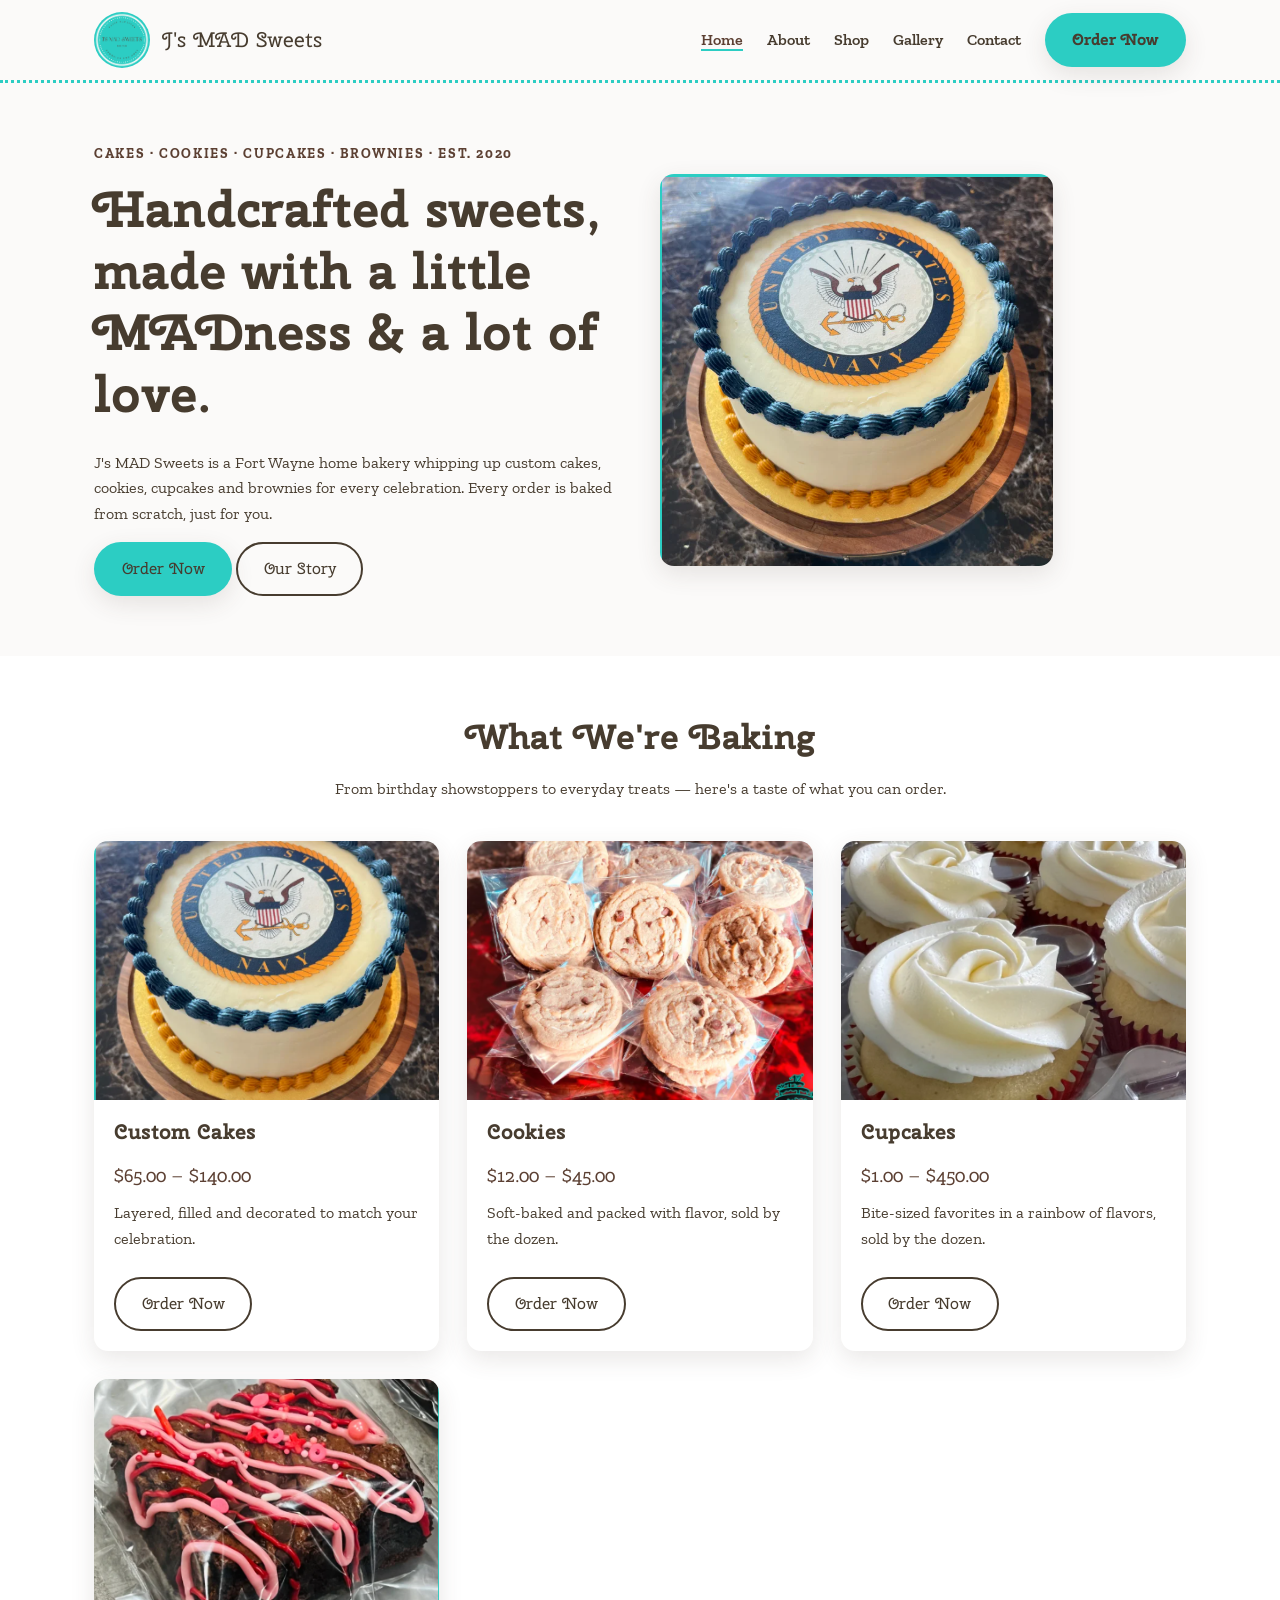
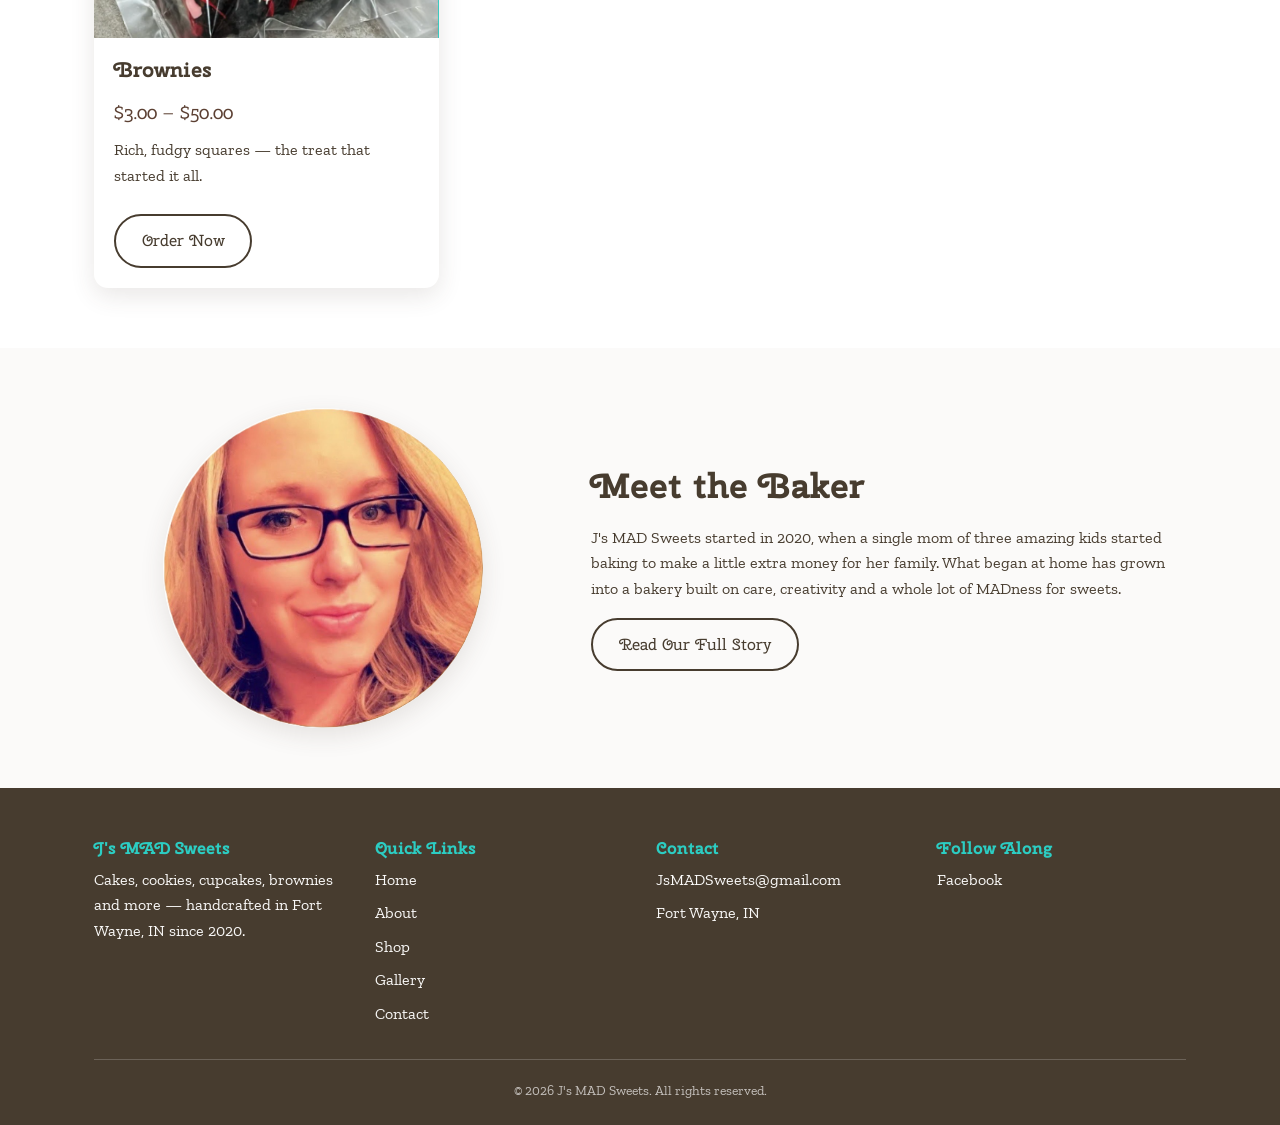
<file: index.html>
<!DOCTYPE html>
<html lang="en">
<head>
<meta charset="UTF-8">
<meta name="viewport" content="width=device-width, initial-scale=1.0">
<title>J's MAD Sweets | Cakes, Cookies, Cupcakes &amp; Brownies in Fort Wayne</title>
<meta name="description" content="J's MAD Sweets is a Fort Wayne home bakery serving handcrafted cakes, cookies, cupcakes and brownies since 2020.">
<link rel="icon" href="images/logo.png">
<link rel="preconnect" href="https://fonts.googleapis.com">
<link rel="preconnect" href="https://fonts.gstatic.com" crossorigin>
<link href="https://fonts.googleapis.com/css2?family=Cherry+Swash:wght@400;700&family=Zilla+Slab:wght@400;500;600;700&display=swap" rel="stylesheet">
<link rel="stylesheet" href="css/style.css">
</head>
<body>

<header class="site-header">
  <nav class="nav-bar">
    <a href="index.html" class="brand">
      <img src="images/logo.png" alt="J's MAD Sweets logo">
      <span>J's MAD Sweets</span>
    </a>
    <button class="nav-toggle" aria-label="Toggle navigation" aria-expanded="false">
      <span></span><span></span><span></span>
    </button>
    <ul class="nav-links">
      <li><a href="index.html" class="active">Home</a></li>
      <li><a href="about.html">About</a></li>
      <li><a href="shop.html">Shop</a></li>
      <li><a href="gallery.html">Gallery</a></li>
      <li><a href="contact.html">Contact</a></li>
      <li><a href="shop.html" class="btn btn-primary">Order Now</a></li>
    </ul>
  </nav>
</header>

<main>
  <section class="hero">
    <div class="container">
      <div class="hero-copy">
        <p class="eyebrow">Cakes &middot; Cookies &middot; Cupcakes &middot; Brownies &middot; Est. 2020</p>
        <h1>Handcrafted sweets, made with a little MADness &amp; a lot of love.</h1>
        <p>J's MAD Sweets is a Fort Wayne home bakery whipping up custom cakes, cookies, cupcakes and brownies for every celebration. Every order is baked from scratch, just for you.</p>
        <a href="shop.html" class="btn btn-primary">Order Now</a>
        <a href="about.html" class="btn btn-outline">Our Story</a>
      </div>
      <div class="hero-image">
        <img src="images/jsmadz_cake.png" alt="Custom cake by J's MAD Sweets">
      </div>
    </div>
  </section>

  <section class="section-alt">
    <div class="container">
      <div class="section-heading">
        <h2>What We're Baking</h2>
        <p>From birthday showstoppers to everyday treats — here's a taste of what you can order.</p>
      </div>
      <div class="card-grid">
        <div class="card">
          <img src="images/jsmadz_cake.png" alt="Custom cake by J's MAD Sweets">
          <div class="card-body">
            <h3>Custom Cakes</h3>
            <p class="price">$65.00 &ndash; $140.00</p>
            <p>Layered, filled and decorated to match your celebration.</p>
            <a href="shop.html" class="btn btn-outline">Order Now</a>
          </div>
        </div>
        <div class="card">
          <img src="images/jsmadz_cookies.png" alt="Cookies by J's MAD Sweets">
          <div class="card-body">
            <h3>Cookies</h3>
            <p class="price">$12.00 &ndash; $45.00</p>
            <p>Soft-baked and packed with flavor, sold by the dozen.</p>
            <a href="shop.html" class="btn btn-outline">Order Now</a>
          </div>
        </div>
        <div class="card">
          <img src="images/jsmadz_cupcakes.png" alt="Cupcakes by J's MAD Sweets">
          <div class="card-body">
            <h3>Cupcakes</h3>
            <p class="price">$1.00 &ndash; $450.00</p>
            <p>Bite-sized favorites in a rainbow of flavors, sold by the dozen.</p>
            <a href="shop.html" class="btn btn-outline">Order Now</a>
          </div>
        </div>
        <div class="card">
          <img src="images/jsmadz_brownie.png" alt="Brownies by J's MAD Sweets">
          <div class="card-body">
            <h3>Brownies</h3>
            <p class="price">$3.00 &ndash; $50.00</p>
            <p>Rich, fudgy squares — the treat that started it all.</p>
            <a href="shop.html" class="btn btn-outline">Order Now</a>
          </div>
        </div>
      </div>
    </div>
  </section>

  <section>
    <div class="container about-grid">
      <img src="images/jessica_image.jpg" alt="Image of Jessica Woods">
      <div>
        <h2>Meet the Baker</h2>
        <p>J's MAD Sweets started in 2020, when a single mom of three amazing kids started baking to make a little extra money for her family. What began at home has grown into a bakery built on care, creativity and a whole lot of MADness for sweets.</p>
        <a href="about.html" class="btn btn-outline">Read Our Full Story</a>
      </div>
    </div>
  </section>
</main>

<footer class="site-footer">
  <div class="container">
    <div class="footer-grid">
      <div>
        <h3>J's MAD Sweets</h3>
        <p>Cakes, cookies, cupcakes, brownies and more &mdash; handcrafted in Fort Wayne, IN since 2020.</p>
      </div>
      <div>
        <h3>Quick Links</h3>
        <ul class="footer-links">
          <li><a href="index.html">Home</a></li>
          <li><a href="about.html">About</a></li>
          <li><a href="shop.html">Shop</a></li>
          <li><a href="gallery.html">Gallery</a></li>
          <li><a href="contact.html">Contact</a></li>
        </ul>
      </div>
      <div>
        <h3>Contact</h3>
        <ul class="footer-links">
          <li><a href="mailto:JsMADSweets@gmail.com">JsMADSweets@gmail.com</a></li>
          <li>Fort Wayne, IN</li>
        </ul>
      </div>
      <div>
        <h3>Follow Along</h3>
        <ul class="social-links">
          <li><a href="https://www.facebook.com/JsMADSweets" target="_blank" rel="noopener" aria-label="Facebook">Facebook</a></li>
        </ul>
      </div>
    </div>
    <div class="footer-bottom">
      &copy; <span id="year"></span> J's MAD Sweets. All rights reserved.
    </div>
  </div>
</footer>

<script src="js/main.js"></script>
<script>document.getElementById('year').textContent = new Date().getFullYear();</script>
</body>
</html>
</file>
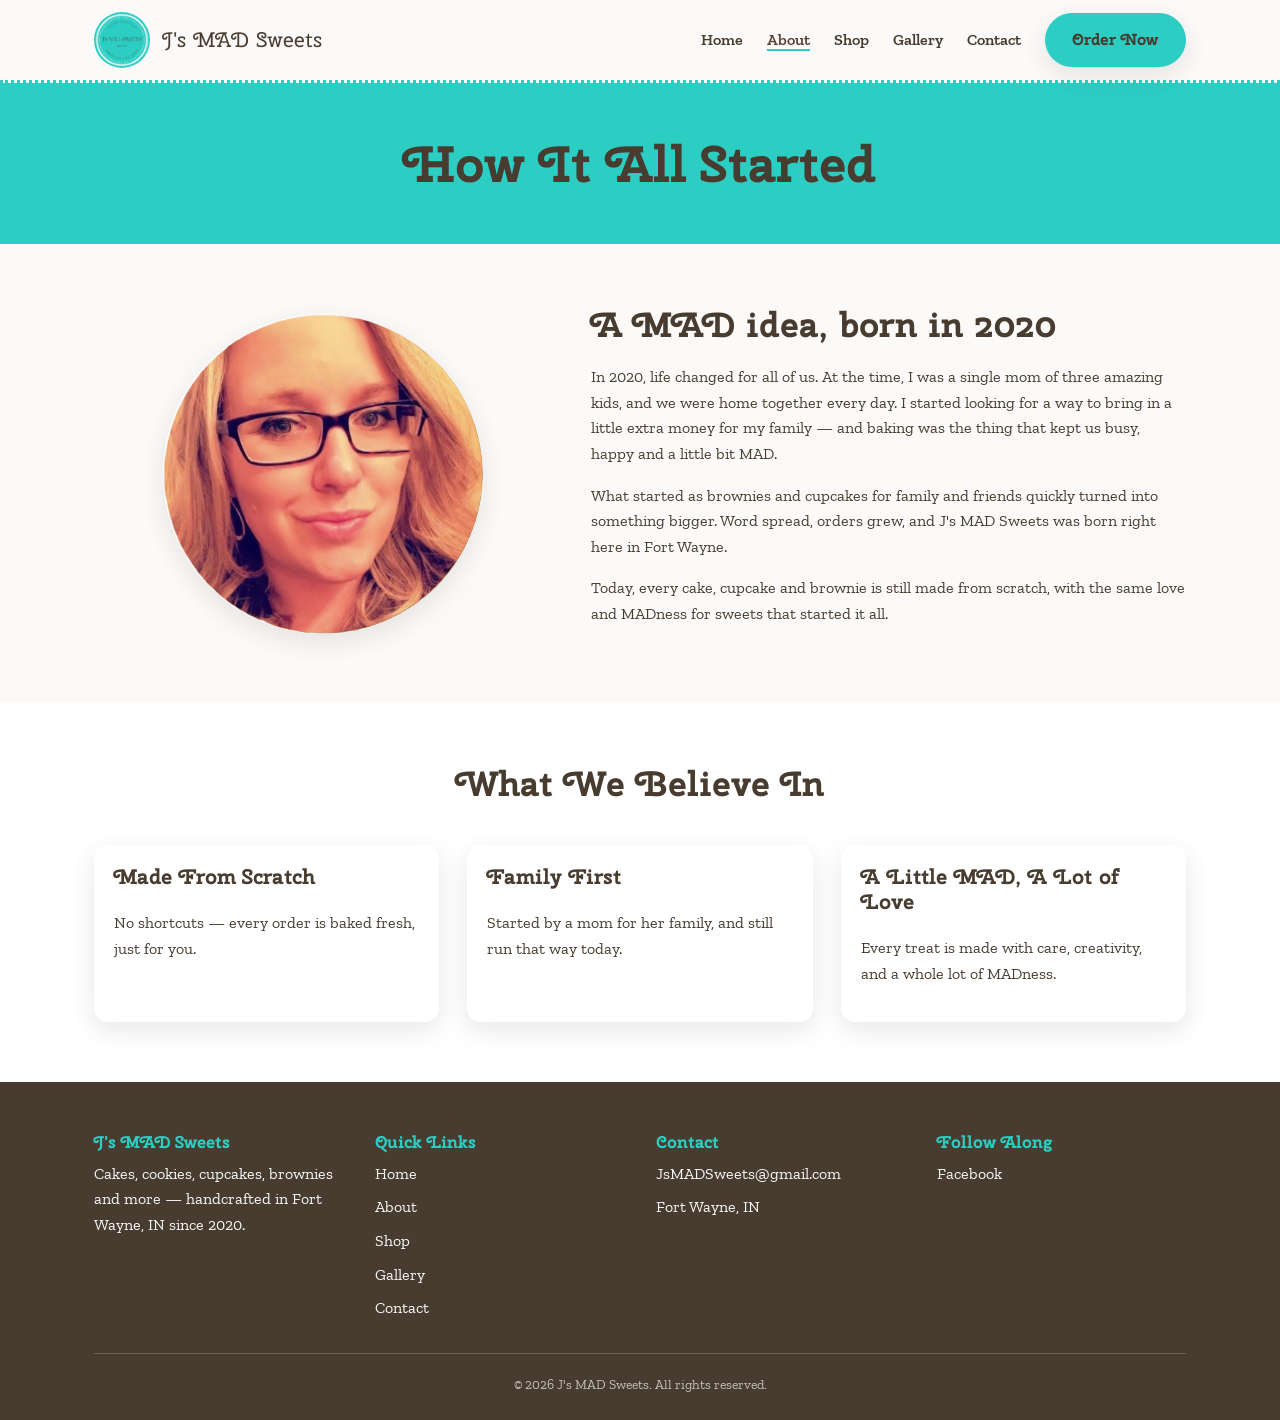
<file: about.html>
<!DOCTYPE html>
<html lang="en">
<head>
<meta charset="UTF-8">
<meta name="viewport" content="width=device-width, initial-scale=1.0">
<title>Our Story | J's MAD Sweets</title>
<meta name="description" content="How J's MAD Sweets started in 2020 as a way for a Fort Wayne mom of three to bake her way to a little extra income.">
<link rel="icon" href="images/logo.png">
<link rel="preconnect" href="https://fonts.googleapis.com">
<link rel="preconnect" href="https://fonts.gstatic.com" crossorigin>
<link href="https://fonts.googleapis.com/css2?family=Cherry+Swash:wght@400;700&family=Zilla+Slab:wght@400;500;600;700&display=swap" rel="stylesheet">
<link rel="stylesheet" href="css/style.css">
</head>
<body>

<header class="site-header">
  <nav class="nav-bar">
    <a href="index.html" class="brand">
      <img src="images/logo.png" alt="J's MAD Sweets logo">
      <span>J's MAD Sweets</span>
    </a>
    <button class="nav-toggle" aria-label="Toggle navigation" aria-expanded="false">
      <span></span><span></span><span></span>
    </button>
    <ul class="nav-links">
      <li><a href="index.html">Home</a></li>
      <li><a href="about.html" class="active">About</a></li>
      <li><a href="shop.html">Shop</a></li>
      <li><a href="gallery.html">Gallery</a></li>
      <li><a href="contact.html">Contact</a></li>
      <li><a href="shop.html" class="btn btn-primary">Order Now</a></li>
    </ul>
  </nav>
</header>

<main>
  <section class="page-banner">
    <div class="container">
      <h1>How It All Started</h1>
    </div>
  </section>

  <section>
    <div class="container about-grid">
      <img src="images/jessica_image.jpg" alt="Image of Jessica Woods">
      <div>
        <h2>A MAD idea, born in 2020</h2>
        <p>In 2020, life changed for all of us. At the time, I was a single mom of three amazing kids, and we were home together every day. I started looking for a way to bring in a little extra money for my family &mdash; and baking was the thing that kept us busy, happy and a little bit MAD.</p>
        <p>What started as brownies and cupcakes for family and friends quickly turned into something bigger. Word spread, orders grew, and J's MAD Sweets was born right here in Fort Wayne.</p>
        <p>Today, every cake, cupcake and brownie is still made from scratch, with the same love and MADness for sweets that started it all.</p>
      </div>
    </div>
  </section>

  <section class="section-alt">
    <div class="container">
      <div class="section-heading">
        <h2>What We Believe In</h2>
      </div>
      <div class="card-grid">
        <div class="card">
          <div class="card-body">
            <h3>Made From Scratch</h3>
            <p>No shortcuts &mdash; every order is baked fresh, just for you.</p>
          </div>
        </div>
        <div class="card">
          <div class="card-body">
            <h3>Family First</h3>
            <p>Started by a mom for her family, and still run that way today.</p>
          </div>
        </div>
        <div class="card">
          <div class="card-body">
            <h3>A Little MAD, A Lot of Love</h3>
            <p>Every treat is made with care, creativity, and a whole lot of MADness.</p>
          </div>
        </div>
      </div>
    </div>
  </section>
</main>

<footer class="site-footer">
  <div class="container">
    <div class="footer-grid">
      <div>
        <h3>J's MAD Sweets</h3>
        <p>Cakes, cookies, cupcakes, brownies and more &mdash; handcrafted in Fort Wayne, IN since 2020.</p>
      </div>
      <div>
        <h3>Quick Links</h3>
        <ul class="footer-links">
          <li><a href="index.html">Home</a></li>
          <li><a href="about.html">About</a></li>
          <li><a href="shop.html">Shop</a></li>
          <li><a href="gallery.html">Gallery</a></li>
          <li><a href="contact.html">Contact</a></li>
        </ul>
      </div>
      <div>
        <h3>Contact</h3>
        <ul class="footer-links">
          <li><a href="mailto:JsMADSweets@gmail.com">JsMADSweets@gmail.com</a></li>
          <li>Fort Wayne, IN</li>
        </ul>
      </div>
      <div>
        <h3>Follow Along</h3>
        <ul class="social-links">
          <li><a href="https://www.facebook.com/JsMADSweets" target="_blank" rel="noopener" aria-label="Facebook">Facebook</a></li>
        </ul>
      </div>
    </div>
    <div class="footer-bottom">
      &copy; <span id="year"></span> J's MAD Sweets. All rights reserved.
    </div>
  </div>
</footer>

<script src="js/main.js"></script>
<script>document.getElementById('year').textContent = new Date().getFullYear();</script>
</body>
</html>
</file>
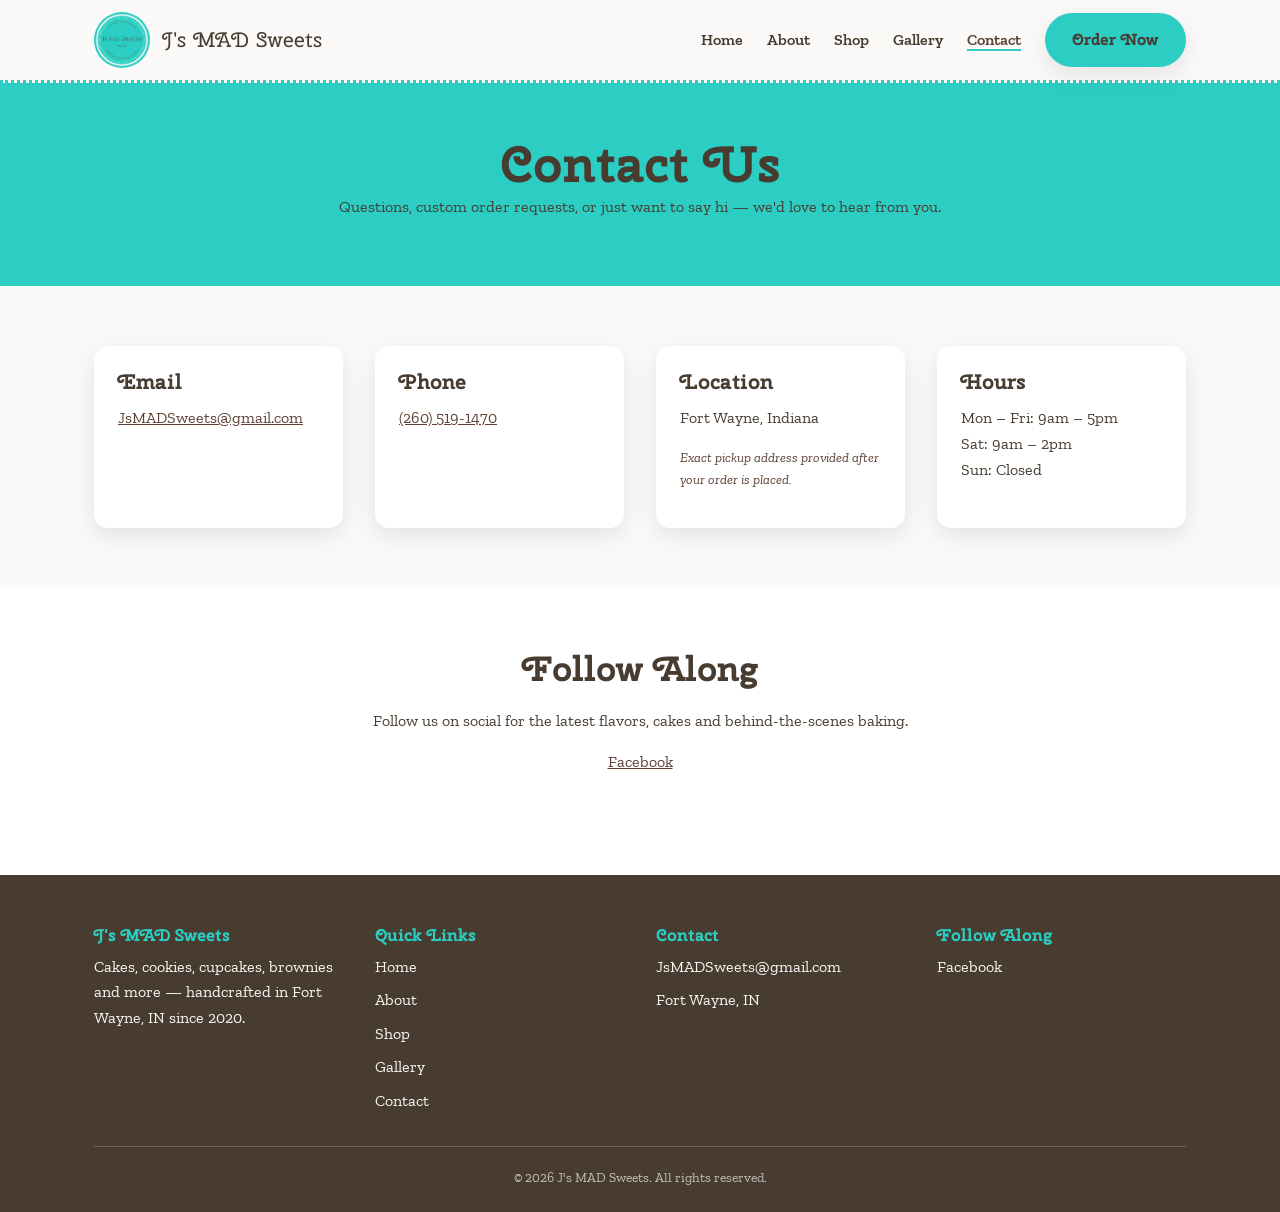
<file: contact.html>
<!DOCTYPE html>
<html lang="en">
<head>
<meta charset="UTF-8">
<meta name="viewport" content="width=device-width, initial-scale=1.0">
<title>Contact | J's MAD Sweets</title>
<meta name="description" content="Get in touch with J's MAD Sweets in Fort Wayne for custom cake orders and questions.">
<link rel="icon" href="images/logo.png">
<link rel="preconnect" href="https://fonts.googleapis.com">
<link rel="preconnect" href="https://fonts.gstatic.com" crossorigin>
<link href="https://fonts.googleapis.com/css2?family=Cherry+Swash:wght@400;700&family=Zilla+Slab:wght@400;500;600;700&display=swap" rel="stylesheet">
<link rel="stylesheet" href="css/style.css">
</head>
<body>

<header class="site-header">
  <nav class="nav-bar">
    <a href="index.html" class="brand">
      <img src="images/logo.png" alt="J's MAD Sweets logo">
      <span>J's MAD Sweets</span>
    </a>
    <button class="nav-toggle" aria-label="Toggle navigation" aria-expanded="false">
      <span></span><span></span><span></span>
    </button>
    <ul class="nav-links">
      <li><a href="index.html">Home</a></li>
      <li><a href="about.html">About</a></li>
      <li><a href="shop.html">Shop</a></li>
      <li><a href="gallery.html">Gallery</a></li>
      <li><a href="contact.html" class="active">Contact</a></li>
      <li><a href="shop.html" class="btn btn-primary">Order Now</a></li>
    </ul>
  </nav>
</header>

<main>
  <section class="page-banner">
    <div class="container">
      <h1>Contact Us</h1>
      <p>Questions, custom order requests, or just want to say hi &mdash; we'd love to hear from you.</p>
    </div>
  </section>

  <section>
    <div class="container">
      <div class="info-grid">
        <div class="info-card">
          <h3>Email</h3>
          <p><a href="mailto:JsMADSweets@gmail.com">JsMADSweets@gmail.com</a></p>
        </div>
        <div class="info-card">
          <h3>Phone</h3>
          <p><a href="tel:+12605191470">(260) 519-1470</a></p>
        </div>
        <div class="info-card">
          <h3>Location</h3>
          <p>Fort Wayne, Indiana</p>
          <p class="placeholder-note">Exact pickup address provided after your order is placed.</p>
        </div>
        <div class="info-card">
          <h3>Hours</h3>
          <p>Mon &ndash; Fri: 9am &ndash; 5pm<br>Sat: 9am &ndash; 2pm<br>Sun: Closed</p>
        </div>
      </div>
    </div>
  </section>

  <section class="section-alt">
    <div class="container section-heading">
      <h2>Follow Along</h2>
      <p>Follow us on social for the latest flavors, cakes and behind-the-scenes baking.</p>
      <ul class="social-links" style="justify-content:center;color:var(--color-brown);">
        <li><a href="https://www.facebook.com/JsMADSweets" target="_blank" rel="noopener">Facebook</a></li>
      </ul>
    </div>
  </section>
</main>

<footer class="site-footer">
  <div class="container">
    <div class="footer-grid">
      <div>
        <h3>J's MAD Sweets</h3>
        <p>Cakes, cookies, cupcakes, brownies and more &mdash; handcrafted in Fort Wayne, IN since 2020.</p>
      </div>
      <div>
        <h3>Quick Links</h3>
        <ul class="footer-links">
          <li><a href="index.html">Home</a></li>
          <li><a href="about.html">About</a></li>
          <li><a href="shop.html">Shop</a></li>
          <li><a href="gallery.html">Gallery</a></li>
          <li><a href="contact.html">Contact</a></li>
        </ul>
      </div>
      <div>
        <h3>Contact</h3>
        <ul class="footer-links">
          <li><a href="mailto:JsMADSweets@gmail.com">JsMADSweets@gmail.com</a></li>
          <li>Fort Wayne, IN</li>
        </ul>
      </div>
      <div>
        <h3>Follow Along</h3>
        <ul class="social-links">
          <li><a href="https://www.facebook.com/JsMADSweets" target="_blank" rel="noopener" aria-label="Facebook">Facebook</a></li>
        </ul>
      </div>
    </div>
    <div class="footer-bottom">
      &copy; <span id="year"></span> J's MAD Sweets. All rights reserved.
    </div>
  </div>
</footer>

<script src="js/main.js"></script>
<script>document.getElementById('year').textContent = new Date().getFullYear();</script>
</body>
</html>
</file>
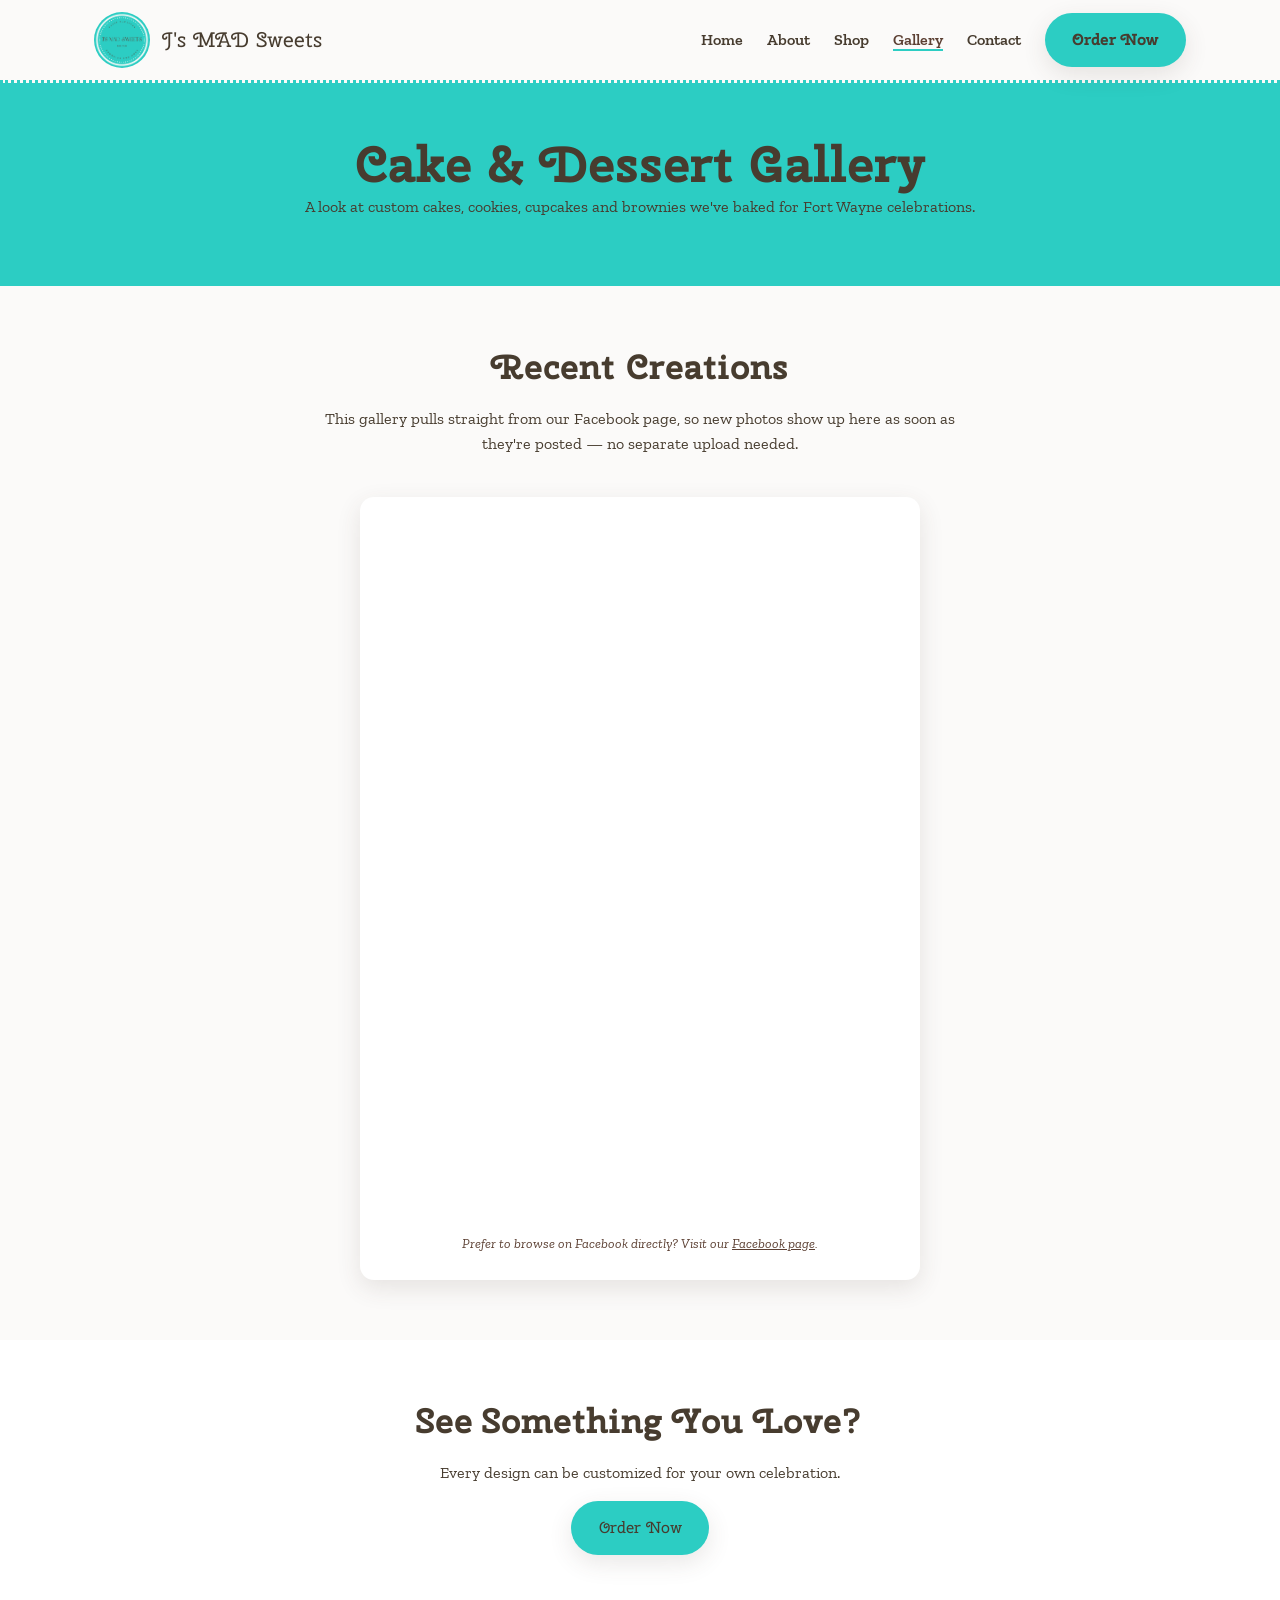
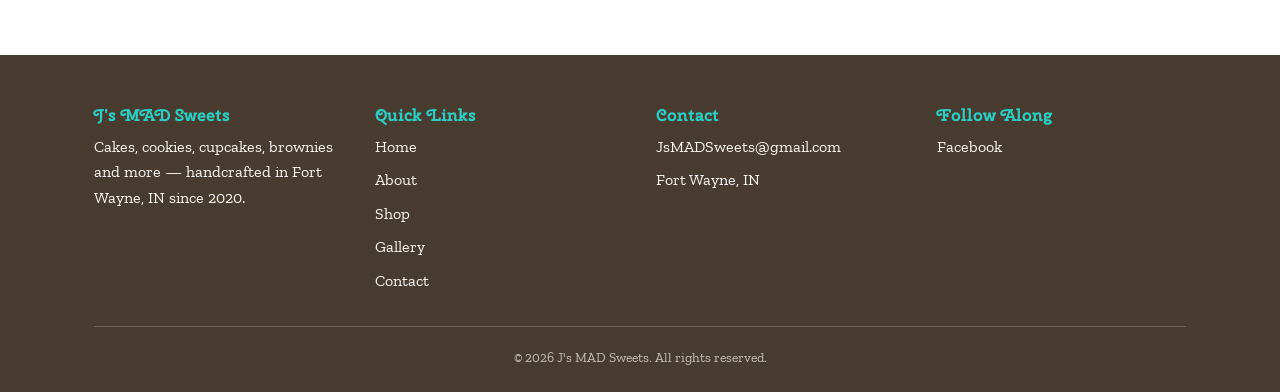
<file: gallery.html>
<!DOCTYPE html>
<html lang="en">
<head>
<meta charset="UTF-8">
<meta name="viewport" content="width=device-width, initial-scale=1.0">
<title>Dessert Gallery | J's MAD Sweets</title>
<meta name="description" content="Browse a gallery of custom cakes, cookies, cupcakes and brownies from J's MAD Sweets, a Fort Wayne home bakery.">
<link rel="icon" href="images/logo.png">
<link rel="preconnect" href="https://fonts.googleapis.com">
<link rel="preconnect" href="https://fonts.gstatic.com" crossorigin>
<link href="https://fonts.googleapis.com/css2?family=Cherry+Swash:wght@400;700&family=Zilla+Slab:wght@400;500;600;700&display=swap" rel="stylesheet">
<link rel="stylesheet" href="css/style.css">
</head>
<body>

<header class="site-header">
  <nav class="nav-bar">
    <a href="index.html" class="brand">
      <img src="images/logo.png" alt="J's MAD Sweets logo">
      <span>J's MAD Sweets</span>
    </a>
    <button class="nav-toggle" aria-label="Toggle navigation" aria-expanded="false">
      <span></span><span></span><span></span>
    </button>
    <ul class="nav-links">
      <li><a href="index.html">Home</a></li>
      <li><a href="about.html">About</a></li>
      <li><a href="shop.html">Shop</a></li>
      <li><a href="gallery.html" class="active">Gallery</a></li>
      <li><a href="contact.html">Contact</a></li>
      <li><a href="shop.html" class="btn btn-primary">Order Now</a></li>
    </ul>
  </nav>
</header>

<main>
  <section class="page-banner">
    <div class="container">
      <h1>Cake &amp; Dessert Gallery</h1>
      <p>A look at custom cakes, cookies, cupcakes and brownies we've baked for Fort Wayne celebrations.</p>
    </div>
  </section>

  <section>
    <div class="container">
      <div class="section-heading">
        <h2>Recent Creations</h2>
        <p>This gallery pulls straight from our Facebook page, so new photos show up here as soon as they're posted &mdash; no separate upload needed.</p>
      </div>

      <div class="fb-embed-wrap">
        <!--
          To post new gallery photos, just upload them as photos/posts on the
          J's MAD Sweets Facebook Page (facebook.com/JsMADSweets) — this embed
          pulls from that page automatically, no code changes needed.
        -->
        <iframe
          src="https://www.facebook.com/plugins/page.php?href=https%3A%2F%2Fwww.facebook.com%2FJsMADSweets&tabs=timeline&width=500&height=700&small_header=false&adapt_container_width=true&hide_cover=false&show_facepile=false"
          width="500"
          height="700"
          style="border:none;overflow:hidden"
          scrolling="no"
          frameborder="0"
          allowfullscreen="true"
          allow="autoplay; clipboard-write; encrypted-media; picture-in-picture; web-share"
          title="J's MAD Sweets Facebook photo gallery">
        </iframe>
        <p class="fb-embed-fallback placeholder-note">
          Prefer to browse on Facebook directly? Visit our
          <a href="https://www.facebook.com/JsMADSweets" target="_blank" rel="noopener">Facebook page</a>.
        </p>
      </div>
    </div>
  </section>

  <section class="section-alt">
    <div class="container section-heading">
      <h2>See Something You Love?</h2>
      <p>Every design can be customized for your own celebration.</p>
      <a href="shop.html" class="btn btn-primary">Order Now</a>
    </div>
  </section>
</main>

<footer class="site-footer">
  <div class="container">
    <div class="footer-grid">
      <div>
        <h3>J's MAD Sweets</h3>
        <p>Cakes, cookies, cupcakes, brownies and more &mdash; handcrafted in Fort Wayne, IN since 2020.</p>
      </div>
      <div>
        <h3>Quick Links</h3>
        <ul class="footer-links">
          <li><a href="index.html">Home</a></li>
          <li><a href="about.html">About</a></li>
          <li><a href="shop.html">Shop</a></li>
          <li><a href="gallery.html">Gallery</a></li>
          <li><a href="contact.html">Contact</a></li>
        </ul>
      </div>
      <div>
        <h3>Contact</h3>
        <ul class="footer-links">
          <li><a href="mailto:JsMADSweets@gmail.com">JsMADSweets@gmail.com</a></li>
          <li>Fort Wayne, IN</li>
        </ul>
      </div>
      <div>
        <h3>Follow Along</h3>
        <ul class="social-links">
          <li><a href="https://www.facebook.com/JsMADSweets" target="_blank" rel="noopener" aria-label="Facebook">Facebook</a></li>
        </ul>
      </div>
    </div>
    <div class="footer-bottom">
      &copy; <span id="year"></span> J's MAD Sweets. All rights reserved.
    </div>
  </div>
</footer>

<script src="js/main.js"></script>
<script>document.getElementById('year').textContent = new Date().getFullYear();</script>
</body>
</html>
</file>
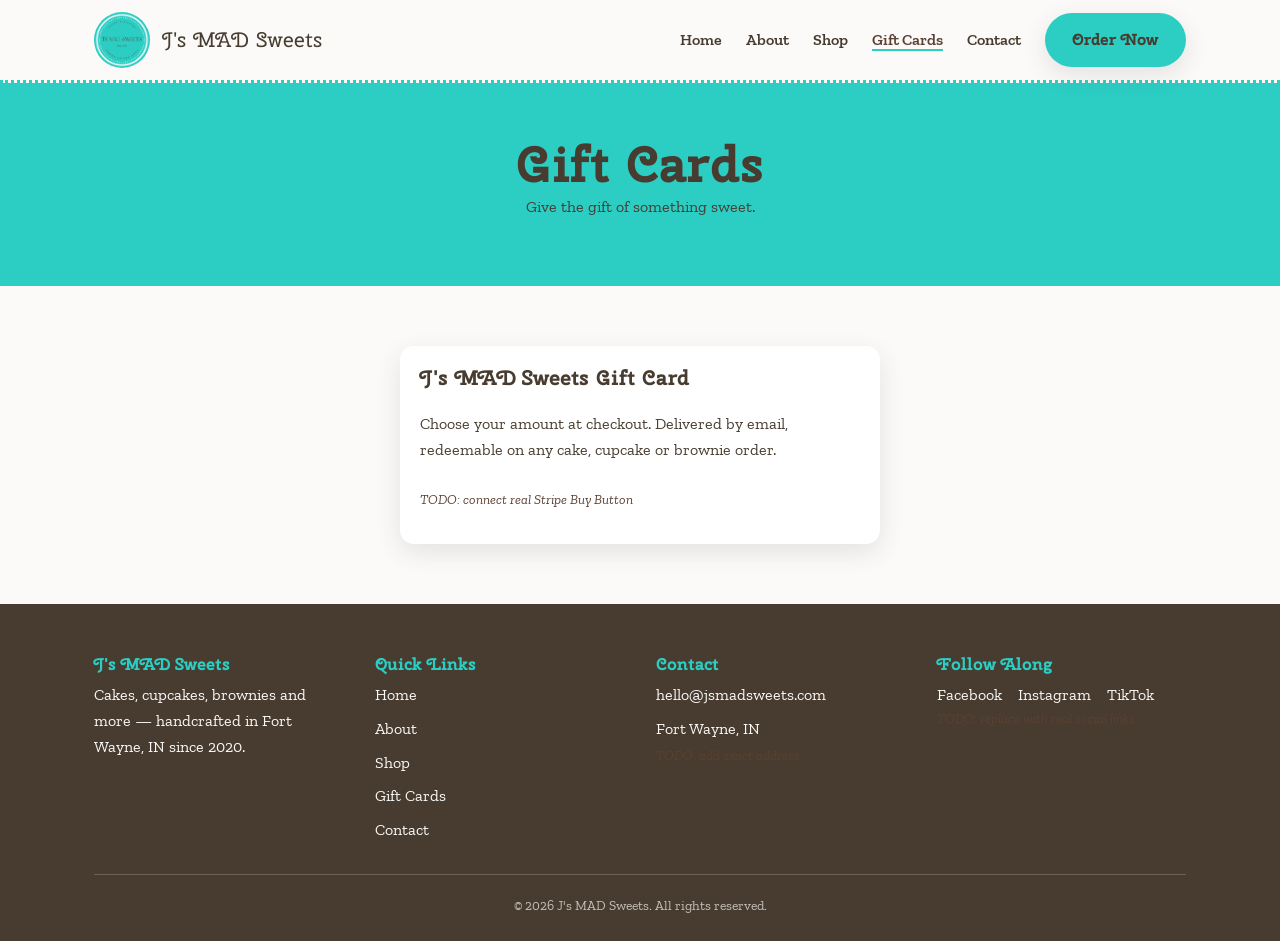
<file: gift-cards.html>
<!DOCTYPE html>
<html lang="en">
<head>
<meta charset="UTF-8">
<meta name="viewport" content="width=device-width, initial-scale=1.0">
<title>Gift Cards | J's MAD Sweets</title>
<meta name="description" content="Buy a J's MAD Sweets gift card for the sweet-tooth in your life.">
<link rel="icon" href="images/logo.png">
<link rel="preconnect" href="https://fonts.googleapis.com">
<link rel="preconnect" href="https://fonts.gstatic.com" crossorigin>
<link href="https://fonts.googleapis.com/css2?family=Cherry+Swash:wght@400;700&family=Zilla+Slab:wght@400;500;600;700&display=swap" rel="stylesheet">
<link rel="stylesheet" href="css/style.css">
<!-- TODO: Stripe Buy Button script. Requires a live Stripe account with a Buy Button created in the Stripe Dashboard. -->
<script async src="https://js.stripe.com/v3/buy-button.js"></script>
</head>
<body>

<header class="site-header">
  <nav class="nav-bar">
    <a href="index.html" class="brand">
      <img src="images/logo.png" alt="J's MAD Sweets logo">
      <span>J's MAD Sweets</span>
    </a>
    <button class="nav-toggle" aria-label="Toggle navigation" aria-expanded="false">
      <span></span><span></span><span></span>
    </button>
    <ul class="nav-links">
      <li><a href="index.html">Home</a></li>
      <li><a href="about.html">About</a></li>
      <li><a href="shop.html">Shop</a></li>
      <li><a href="gift-cards.html" class="active">Gift Cards</a></li>
      <li><a href="contact.html">Contact</a></li>
      <li><a href="shop.html" class="btn btn-primary">Order Now</a></li>
    </ul>
  </nav>
</header>

<main>
  <section class="page-banner">
    <div class="container">
      <h1>Gift Cards</h1>
      <p>Give the gift of something sweet.</p>
    </div>
  </section>

  <section>
    <div class="container">
      <div class="card-grid" style="max-width:480px;margin:0 auto;">
        <div class="card">
          <div class="card-body">
            <h3>J's MAD Sweets Gift Card</h3>
            <p>Choose your amount at checkout. Delivered by email, redeemable on any cake, cupcake or brownie order.</p>
            <div class="buy-button-wrap">
              <!-- TODO: replace buy-button-id and publishable-key with real values from the Stripe Dashboard -->
              <stripe-buy-button
                buy-button-id="buy_btn_TODO_GIFTCARD"
                publishable-key="pk_test_TODO_REPLACE_WITH_REAL_KEY">
              </stripe-buy-button>
              <p class="placeholder-note">TODO: connect real Stripe Buy Button</p>
            </div>
          </div>
        </div>
      </div>
    </div>
  </section>
</main>

<footer class="site-footer">
  <div class="container">
    <div class="footer-grid">
      <div>
        <h3>J's MAD Sweets</h3>
        <p>Cakes, cupcakes, brownies and more &mdash; handcrafted in Fort Wayne, IN since 2020.</p>
      </div>
      <div>
        <h3>Quick Links</h3>
        <ul class="footer-links">
          <li><a href="index.html">Home</a></li>
          <li><a href="about.html">About</a></li>
          <li><a href="shop.html">Shop</a></li>
          <li><a href="gift-cards.html">Gift Cards</a></li>
          <li><a href="contact.html">Contact</a></li>
        </ul>
      </div>
      <div>
        <h3>Contact</h3>
        <ul class="footer-links">
          <li><a href="mailto:hello@jsmadsweets.com">hello@jsmadsweets.com</a></li>
          <li>Fort Wayne, IN <br><span class="placeholder-note">TODO: add exact address</span></li>
        </ul>
      </div>
      <div>
        <h3>Follow Along</h3>
        <ul class="social-links">
          <li><a href="#" aria-label="Facebook">Facebook</a></li>
          <li><a href="#" aria-label="Instagram">Instagram</a></li>
          <li><a href="#" aria-label="TikTok">TikTok</a></li>
        </ul>
        <p class="placeholder-note">TODO: replace with real social links</p>
      </div>
    </div>
    <div class="footer-bottom">
      &copy; <span id="year"></span> J's MAD Sweets. All rights reserved.
    </div>
  </div>
</footer>

<script src="js/main.js"></script>
<script>document.getElementById('year').textContent = new Date().getFullYear();</script>
</body>
</html>
</file>
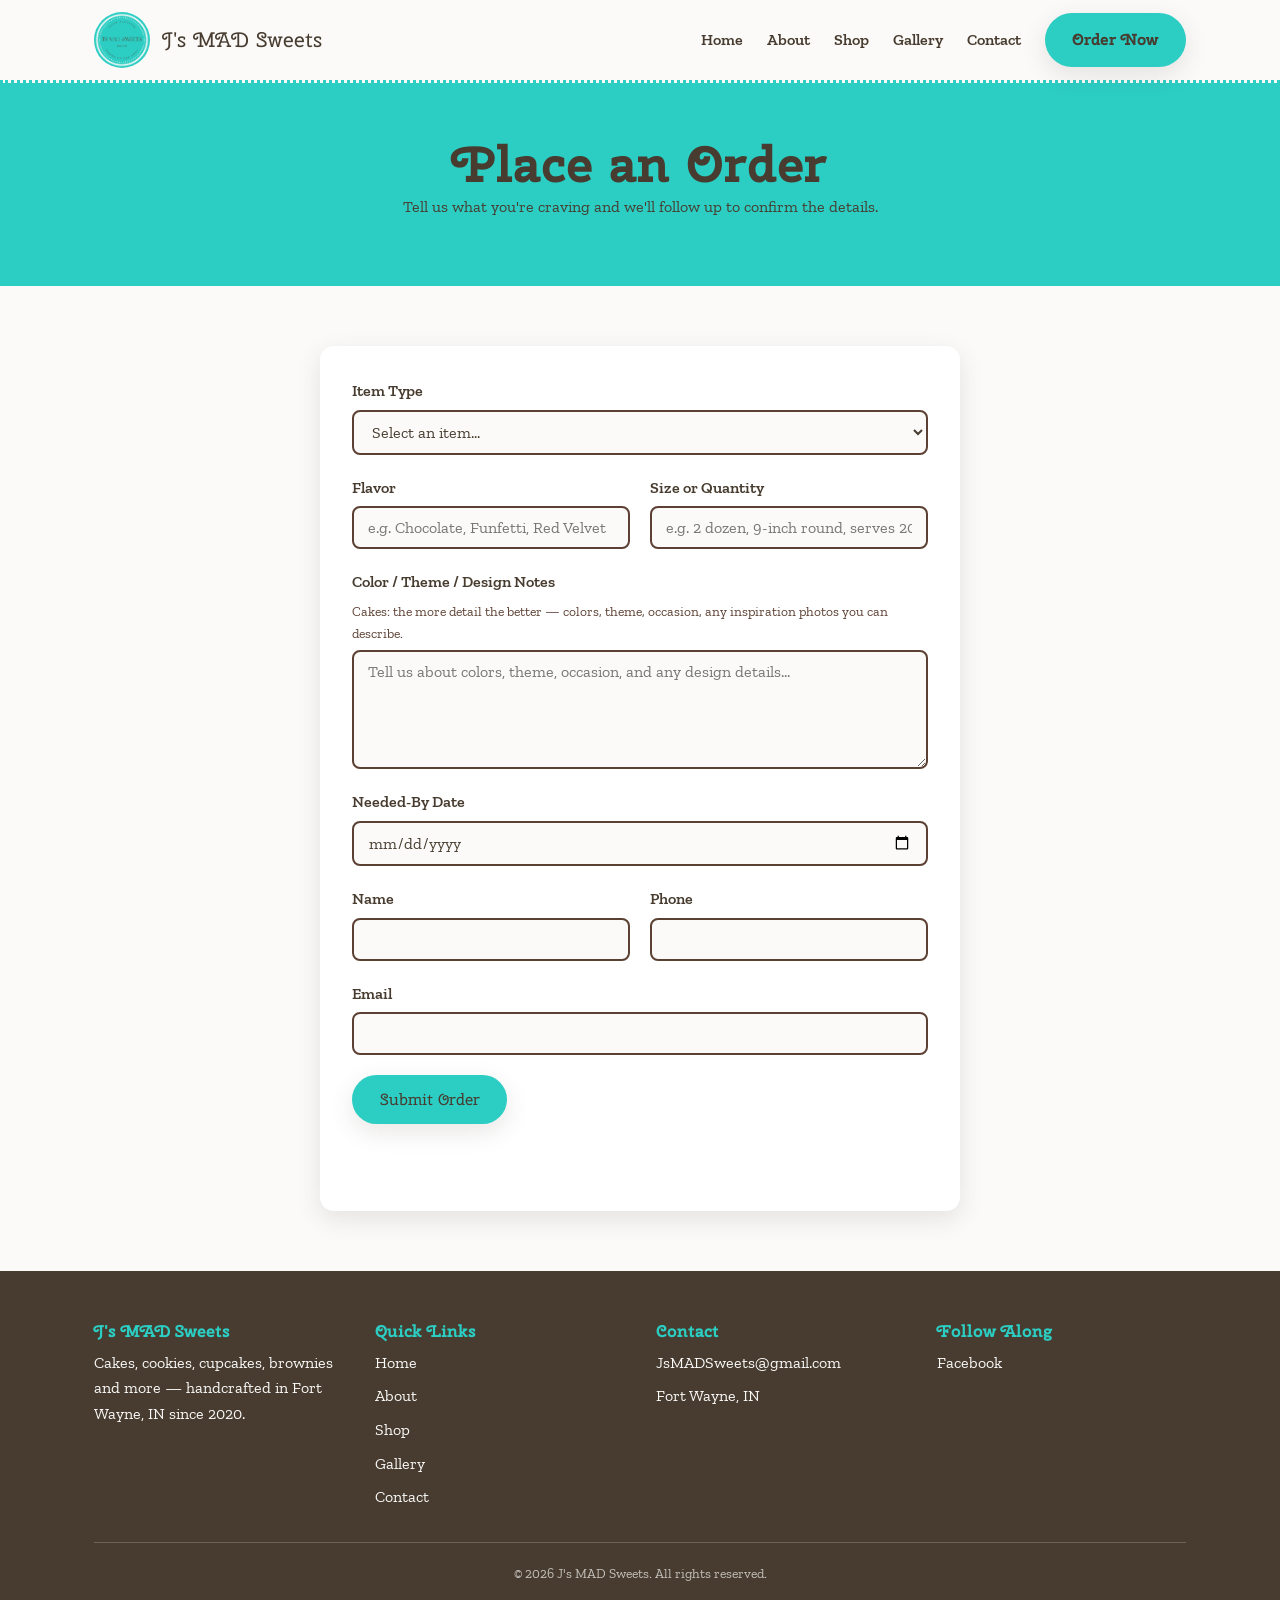
<file: order.html>
<!DOCTYPE html>
<html lang="en">
<head>
<meta charset="UTF-8">
<meta name="viewport" content="width=device-width, initial-scale=1.0">
<title>Order | J's MAD Sweets</title>
<meta name="description" content="Place a custom order for cakes, cookies, cupcakes or brownies from J's MAD Sweets in Fort Wayne.">
<link rel="icon" href="images/logo.png">
<link rel="preconnect" href="https://fonts.googleapis.com">
<link rel="preconnect" href="https://fonts.gstatic.com" crossorigin>
<link href="https://fonts.googleapis.com/css2?family=Cherry+Swash:wght@400;700&family=Zilla+Slab:wght@400;500;600;700&display=swap" rel="stylesheet">
<link rel="stylesheet" href="css/style.css">
</head>
<body>

<header class="site-header">
  <nav class="nav-bar">
    <a href="index.html" class="brand">
      <img src="images/logo.png" alt="J's MAD Sweets logo">
      <span>J's MAD Sweets</span>
    </a>
    <button class="nav-toggle" aria-label="Toggle navigation" aria-expanded="false">
      <span></span><span></span><span></span>
    </button>
    <ul class="nav-links">
      <li><a href="index.html">Home</a></li>
      <li><a href="about.html">About</a></li>
      <li><a href="shop.html">Shop</a></li>
      <li><a href="gallery.html">Gallery</a></li>
      <li><a href="contact.html">Contact</a></li>
      <li><a href="order.html" class="btn btn-primary">Order Now</a></li>
    </ul>
  </nav>
</header>

<main>
  <section class="page-banner">
    <div class="container">
      <h1>Place an Order</h1>
      <p>Tell us what you're craving and we'll follow up to confirm the details.</p>
    </div>
  </section>

  <section>
    <div class="container">
      <form id="order-form" class="order-form" action="https://formspree.io/f/mrpzrlak" method="POST">
        <input type="hidden" name="_subject" value="New Order Request - J's MAD Sweets">
        <input type="text" name="_gotcha" style="display:none" tabindex="-1" autocomplete="off">

        <div class="form-group">
          <label for="item-type">Item Type</label>
          <select id="item-type" name="Item Type" required>
            <option value="" disabled selected>Select an item&hellip;</option>
            <option value="Cake">Cake</option>
            <option value="Cookies">Cookies</option>
            <option value="Cupcakes">Cupcakes</option>
            <option value="Brownies">Brownies</option>
          </select>
        </div>

        <div class="form-row">
          <div class="form-group">
            <label for="flavor">Flavor</label>
            <input type="text" id="flavor" name="Flavor" placeholder="e.g. Chocolate, Funfetti, Red Velvet" required>
          </div>
          <div class="form-group">
            <label for="size-quantity">Size or Quantity</label>
            <input type="text" id="size-quantity" name="Size or Quantity" placeholder="e.g. 2 dozen, 9-inch round, serves 20" required>
          </div>
        </div>

        <div class="form-group">
          <label for="design-notes">Color / Theme / Design Notes</label>
          <p class="form-hint">Cakes: the more detail the better — colors, theme, occasion, any inspiration photos you can describe.</p>
          <textarea id="design-notes" name="Design Notes" rows="5" placeholder="Tell us about colors, theme, occasion, and any design details..."></textarea>
        </div>

        <div class="form-group">
          <label for="needed-by">Needed-By Date</label>
          <input type="date" id="needed-by" name="Needed-By Date" required>
        </div>

        <div class="form-row">
          <div class="form-group">
            <label for="name">Name</label>
            <input type="text" id="name" name="Name" required>
          </div>
          <div class="form-group">
            <label for="phone">Phone</label>
            <input type="tel" id="phone" name="Phone" required>
          </div>
        </div>

        <div class="form-group">
          <label for="email">Email</label>
          <input type="email" id="email" name="email" required>
        </div>

        <button type="submit" class="btn btn-primary">Submit Order</button>
        <p id="order-form-status" class="form-status" role="status" aria-live="polite"></p>
      </form>
    </div>
  </section>
</main>

<footer class="site-footer">
  <div class="container">
    <div class="footer-grid">
      <div>
        <h3>J's MAD Sweets</h3>
        <p>Cakes, cookies, cupcakes, brownies and more &mdash; handcrafted in Fort Wayne, IN since 2020.</p>
      </div>
      <div>
        <h3>Quick Links</h3>
        <ul class="footer-links">
          <li><a href="index.html">Home</a></li>
          <li><a href="about.html">About</a></li>
          <li><a href="shop.html">Shop</a></li>
          <li><a href="gallery.html">Gallery</a></li>
          <li><a href="contact.html">Contact</a></li>
        </ul>
      </div>
      <div>
        <h3>Contact</h3>
        <ul class="footer-links">
          <li><a href="mailto:JsMADSweets@gmail.com">JsMADSweets@gmail.com</a></li>
          <li>Fort Wayne, IN</li>
        </ul>
      </div>
      <div>
        <h3>Follow Along</h3>
        <ul class="social-links">
          <li><a href="https://www.facebook.com/JsMADSweets" target="_blank" rel="noopener" aria-label="Facebook">Facebook</a></li>
        </ul>
      </div>
    </div>
    <div class="footer-bottom">
      &copy; <span id="year"></span> J's MAD Sweets. All rights reserved.
    </div>
  </div>
</footer>

<script src="js/main.js"></script>
<script src="js/order-form.js"></script>
<script>document.getElementById('year').textContent = new Date().getFullYear();</script>
</body>
</html>
</file>
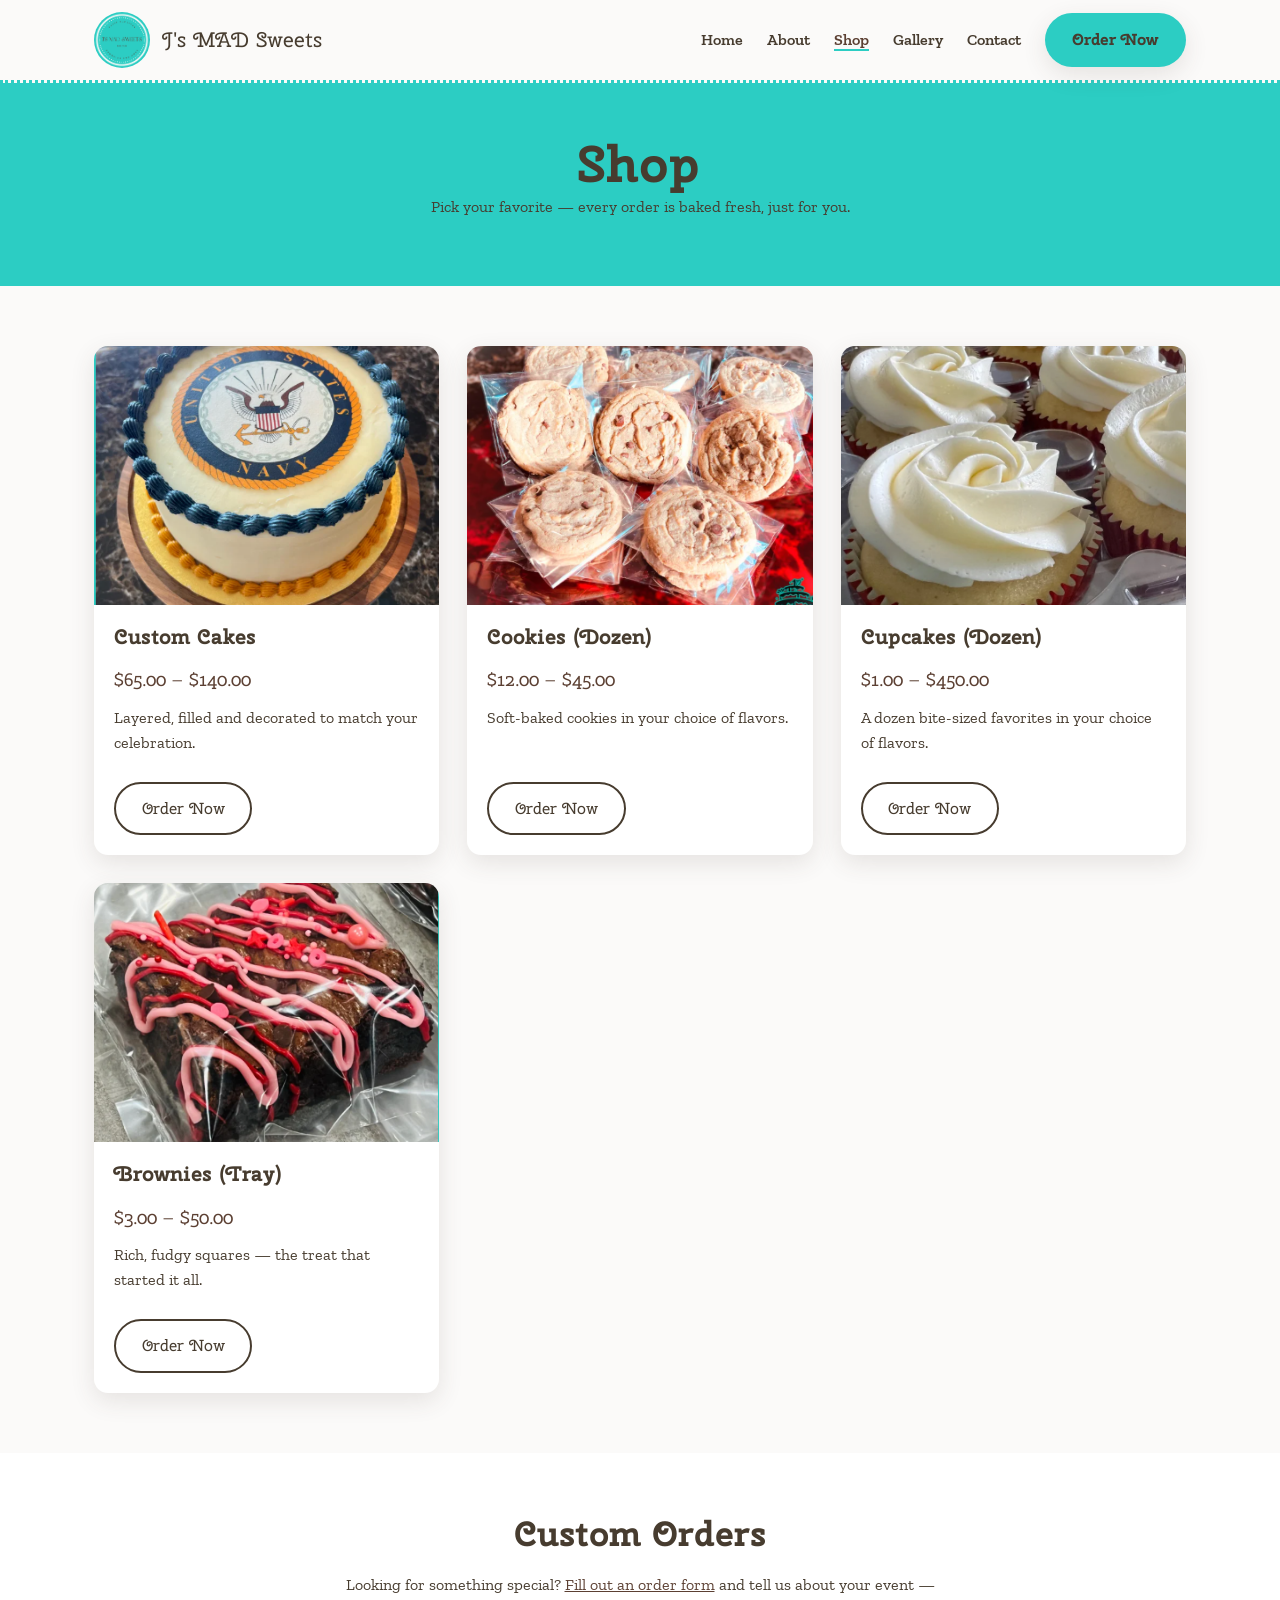
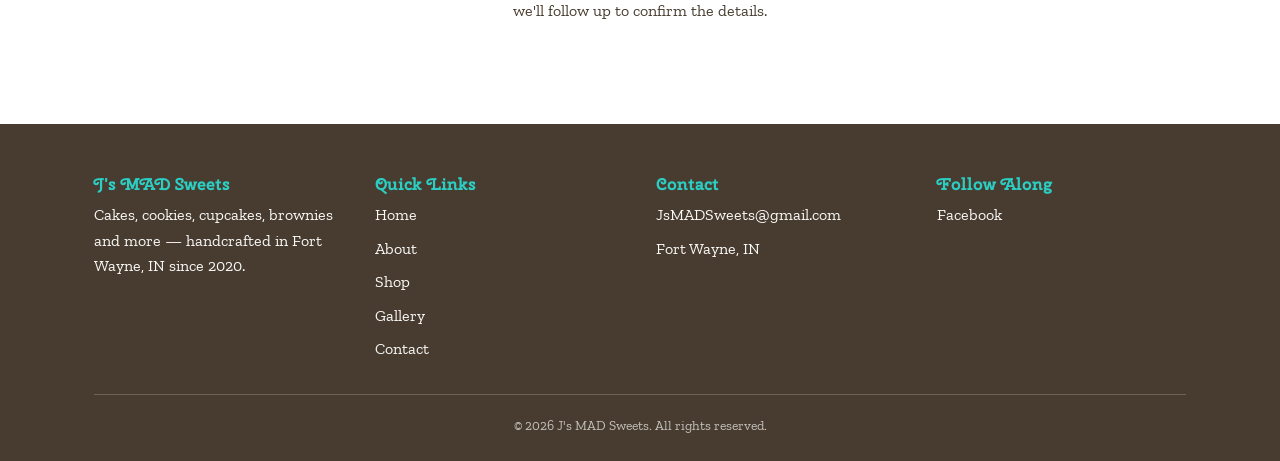
<file: shop.html>
<!DOCTYPE html>
<html lang="en">
<head>
<meta charset="UTF-8">
<meta name="viewport" content="width=device-width, initial-scale=1.0">
<title>Shop | J's MAD Sweets</title>
<meta name="description" content="Order custom cakes, cookies, cupcakes and brownies from J's MAD Sweets in Fort Wayne.">
<link rel="icon" href="images/logo.png">
<link rel="preconnect" href="https://fonts.googleapis.com">
<link rel="preconnect" href="https://fonts.gstatic.com" crossorigin>
<link href="https://fonts.googleapis.com/css2?family=Cherry+Swash:wght@400;700&family=Zilla+Slab:wght@400;500;600;700&display=swap" rel="stylesheet">
<link rel="stylesheet" href="css/style.css">
</head>
<body>

<header class="site-header">
  <nav class="nav-bar">
    <a href="index.html" class="brand">
      <img src="images/logo.png" alt="J's MAD Sweets logo">
      <span>J's MAD Sweets</span>
    </a>
    <button class="nav-toggle" aria-label="Toggle navigation" aria-expanded="false">
      <span></span><span></span><span></span>
    </button>
    <ul class="nav-links">
      <li><a href="index.html">Home</a></li>
      <li><a href="about.html">About</a></li>
      <li><a href="shop.html" class="active">Shop</a></li>
      <li><a href="gallery.html">Gallery</a></li>
      <li><a href="contact.html">Contact</a></li>
      <li><a href="shop.html" class="btn btn-primary">Order Now</a></li>
    </ul>
  </nav>
</header>

<main>
  <section class="page-banner">
    <div class="container">
      <h1>Shop</h1>
      <p>Pick your favorite &mdash; every order is baked fresh, just for you.</p>
    </div>
  </section>

  <section>
    <div class="container">
      <div class="card-grid">

        <div class="card">
          <img src="images/jsmadz_cake.png" alt="Custom cake by J's MAD Sweets">
          <div class="card-body">
            <h3>Custom Cakes</h3>
            <p class="price">$65.00 &ndash; $140.00</p>
            <p>Layered, filled and decorated to match your celebration.</p>
            <a href="order.html?item=Cake" class="btn btn-outline">Order Now</a>
          </div>
        </div>

        <div class="card">
          <img src="images/jsmadz_cookies.png" alt="Cookies by J's MAD Sweets">
          <div class="card-body">
            <h3>Cookies (Dozen)</h3>
            <p class="price">$12.00 &ndash; $45.00</p>
            <p>Soft-baked cookies in your choice of flavors.</p>
            <a href="order.html?item=Cookies" class="btn btn-outline">Order Now</a>
          </div>
        </div>

        <div class="card">
          <img src="images/jsmadz_cupcakes.png" alt="Cupcakes by J's MAD Sweets">
          <div class="card-body">
            <h3>Cupcakes (Dozen)</h3>
            <p class="price">$1.00 &ndash; $450.00</p>
            <p>A dozen bite-sized favorites in your choice of flavors.</p>
            <a href="order.html?item=Cupcakes" class="btn btn-outline">Order Now</a>
          </div>
        </div>

        <div class="card">
          <img src="images/jsmadz_brownie.png" alt="Brownies by J's MAD Sweets">
          <div class="card-body">
            <h3>Brownies (Tray)</h3>
            <p class="price">$3.00 &ndash; $50.00</p>
            <p>Rich, fudgy squares &mdash; the treat that started it all.</p>
            <a href="order.html?item=Brownies" class="btn btn-outline">Order Now</a>
          </div>
        </div>

      </div>
    </div>
  </section>

  <section class="section-alt">
    <div class="container section-heading">
      <h2>Custom Orders</h2>
      <p>Looking for something special? <a href="order.html">Fill out an order form</a> and tell us about your event &mdash; we'll follow up to confirm the details.</p>
    </div>
  </section>
</main>

<footer class="site-footer">
  <div class="container">
    <div class="footer-grid">
      <div>
        <h3>J's MAD Sweets</h3>
        <p>Cakes, cookies, cupcakes, brownies and more &mdash; handcrafted in Fort Wayne, IN since 2020.</p>
      </div>
      <div>
        <h3>Quick Links</h3>
        <ul class="footer-links">
          <li><a href="index.html">Home</a></li>
          <li><a href="about.html">About</a></li>
          <li><a href="shop.html">Shop</a></li>
          <li><a href="gallery.html">Gallery</a></li>
          <li><a href="contact.html">Contact</a></li>
        </ul>
      </div>
      <div>
        <h3>Contact</h3>
        <ul class="footer-links">
          <li><a href="mailto:JsMADSweets@gmail.com">JsMADSweets@gmail.com</a></li>
          <li>Fort Wayne, IN</li>
        </ul>
      </div>
      <div>
        <h3>Follow Along</h3>
        <ul class="social-links">
          <li><a href="https://www.facebook.com/JsMADSweets" target="_blank" rel="noopener" aria-label="Facebook">Facebook</a></li>
        </ul>
      </div>
    </div>
    <div class="footer-bottom">
      &copy; <span id="year"></span> J's MAD Sweets. All rights reserved.
    </div>
  </div>
</footer>

<script src="js/main.js"></script>
<script>document.getElementById('year').textContent = new Date().getFullYear();</script>
</body>
</html>
</file>
<file: css/style.css>
/* ===== J's MAD Sweets — brand design system ===== */
:root {
  --color-teal: #2CCDC3;
  --color-brown: #473C2F;
  --color-brown-light: #5C4033;
  --color-cream: #FBFAF9;
  --color-white: #FFFFFF;

  --font-display: 'Cherry Swash', cursive;
  --font-body: 'Zilla Slab', serif;

  --radius: 14px;
  --shadow: 0 8px 24px rgba(71, 60, 47, 0.12);
  --max-width: 1140px;
}

* { box-sizing: border-box; }

html { scroll-behavior: smooth; }

body {
  margin: 0;
  font-family: var(--font-body);
  color: var(--color-brown);
  background: var(--color-cream);
  line-height: 1.6;
}

h1, h2, h3, .brand-word {
  font-family: var(--font-display);
  color: var(--color-brown);
  line-height: 1.2;
  margin: 0 0 0.5em;
}

h1 { font-size: clamp(2rem, 5vw, 3.2rem); }
h2 { font-size: clamp(1.5rem, 3.5vw, 2.2rem); }
h3 { font-size: 1.3rem; }

p { margin: 0 0 1em; }

a { color: var(--color-brown-light); }

img, svg { max-width: 100%; display: block; }

.container {
  max-width: var(--max-width);
  margin: 0 auto;
  padding: 0 24px;
}

/* ===== Buttons ===== */
.btn {
  display: inline-block;
  font-family: var(--font-display);
  font-size: 1rem;
  text-decoration: none;
  padding: 0.75em 1.6em;
  border-radius: 999px;
  border: 2px solid transparent;
  cursor: pointer;
  transition: transform 0.15s ease, box-shadow 0.15s ease;
}

.btn:hover { transform: translateY(-2px); }

.btn-primary {
  background: var(--color-teal);
  color: var(--color-brown);
  box-shadow: var(--shadow);
}

.btn-outline {
  background: transparent;
  border-color: var(--color-brown);
  color: var(--color-brown);
}

/* ===== Header / nav ===== */
.site-header {
  position: sticky;
  top: 0;
  z-index: 100;
  background: var(--color-cream);
  border-bottom: 3px dotted var(--color-teal);
}

.nav-bar {
  display: flex;
  align-items: center;
  justify-content: space-between;
  padding: 12px 24px;
  max-width: var(--max-width);
  margin: 0 auto;
}

.brand {
  display: flex;
  align-items: center;
  gap: 12px;
  text-decoration: none;
}

.brand img {
  width: 56px;
  height: 56px;
  border-radius: 50%;
}

.brand span {
  font-family: var(--font-display);
  font-size: 1.3rem;
  color: var(--color-brown);
}

.nav-toggle {
  display: none;
  background: none;
  border: none;
  cursor: pointer;
  padding: 8px;
}

.nav-toggle span {
  display: block;
  width: 26px;
  height: 3px;
  margin: 5px 0;
  background: var(--color-brown);
  border-radius: 2px;
}

.nav-links {
  display: flex;
  align-items: center;
  gap: 24px;
  list-style: none;
  margin: 0;
  padding: 0;
}

.nav-links a {
  text-decoration: none;
  color: var(--color-brown);
  font-weight: 600;
}

.nav-links a.active,
.nav-links a:hover {
  color: var(--color-brown-light);
  border-bottom: 2px solid var(--color-teal);
}

@media (max-width: 768px) {
  .nav-toggle { display: block; }

  .nav-links {
    position: absolute;
    top: 100%;
    left: 0;
    right: 0;
    flex-direction: column;
    align-items: flex-start;
    background: var(--color-cream);
    border-bottom: 3px dotted var(--color-teal);
    padding: 16px 24px;
    gap: 16px;
    display: none;
  }

  .nav-links.open { display: flex; }
}

/* ===== Hero ===== */
.hero {
  padding: 60px 0;
}

.hero .container {
  display: grid;
  grid-template-columns: 1fr 1fr;
  gap: 40px;
  align-items: center;
}

.hero-copy .eyebrow {
  color: var(--color-brown-light);
  text-transform: uppercase;
  letter-spacing: 0.12em;
  font-weight: 700;
  font-size: 0.85rem;
}

.hero-image img {
  border-radius: var(--radius);
  box-shadow: var(--shadow);
}

@media (max-width: 800px) {
  .hero .container { grid-template-columns: 1fr; }
  .hero-image { order: -1; }
}

/* ===== Sections ===== */
section { padding: 60px 0; }

.section-alt {
  background: var(--color-white);
}

.section-heading {
  text-align: center;
  max-width: 640px;
  margin: 0 auto 40px;
}

/* ===== Cards / grid ===== */
.card-grid {
  display: grid;
  grid-template-columns: repeat(auto-fit, minmax(260px, 1fr));
  gap: 28px;
}

.card {
  position: relative;
  background: var(--color-white);
  border-radius: var(--radius);
  overflow: hidden;
  box-shadow: var(--shadow);
  display: flex;
  flex-direction: column;
  transition: transform 0.15s ease, box-shadow 0.15s ease;
}

.card:has(.card-body .btn):hover {
  transform: translateY(-4px);
  box-shadow: 0 14px 30px rgba(71, 60, 47, 0.18);
}

.card img { width: 100%; aspect-ratio: 4 / 3; height: auto; object-fit: cover; object-position: center; }

.card-body {
  padding: 20px;
  display: flex;
  flex-direction: column;
  gap: 10px;
  flex: 1;
}

.card-body .btn { align-self: flex-start; margin-top: auto; }

.card-body .price {
  font-family: var(--font-display);
  color: var(--color-brown-light);
  font-size: 1.1rem;
  margin: -4px 0 0;
}

/* Makes the whole card clickable via the single existing card link, not just the visible button */
.card-body .btn::after {
  content: '';
  position: absolute;
  inset: 0;
  z-index: 1;
}

/* ===== About ===== */
.about-grid {
  display: grid;
  grid-template-columns: 1fr 1.3fr;
  gap: 40px;
  align-items: center;
}

.about-grid img {
  border-radius: 50%;
  box-shadow: var(--shadow);
  width: 100%;
  max-width: 320px;
  aspect-ratio: 1 / 1;
  object-fit: cover;
  object-position: center top;
  margin: 0 auto;
}

@media (max-width: 800px) {
  .about-grid { grid-template-columns: 1fr; }
}

/* ===== Info list (contact) ===== */
.info-grid {
  display: grid;
  grid-template-columns: repeat(auto-fit, minmax(220px, 1fr));
  gap: 32px;
}

.info-card {
  background: var(--color-white);
  border-radius: var(--radius);
  padding: 24px;
  box-shadow: var(--shadow);
}

.placeholder-note {
  font-size: 0.85rem;
  color: var(--color-brown-light);
  font-style: italic;
}

/* ===== Order form ===== */
.order-form {
  max-width: 640px;
  margin: 0 auto;
  background: var(--color-white);
  padding: 32px;
  border-radius: var(--radius);
  box-shadow: var(--shadow);
  display: flex;
  flex-direction: column;
  gap: 20px;
}

.form-group {
  display: flex;
  flex-direction: column;
  gap: 6px;
}

.form-group label {
  font-weight: 600;
}

.form-group input,
.form-group select,
.form-group textarea {
  font-family: var(--font-body);
  font-size: 1rem;
  padding: 10px 14px;
  border: 2px solid var(--color-brown-light);
  border-radius: 8px;
  background: var(--color-cream);
  color: var(--color-brown);
}

.form-group input:focus,
.form-group select:focus,
.form-group textarea:focus {
  outline: none;
  border-color: var(--color-teal);
}

.form-group textarea {
  resize: vertical;
}

.form-row {
  display: grid;
  grid-template-columns: 1fr 1fr;
  gap: 20px;
}

@media (max-width: 600px) {
  .form-row { grid-template-columns: 1fr; }
}

.form-hint {
  font-size: 0.85rem;
  color: var(--color-brown-light);
  margin: 0;
}

.order-form .btn {
  align-self: flex-start;
}

.form-status {
  font-weight: 600;
  min-height: 1.2em;
}

.form-status.success { color: #1a7f4e; }
.form-status.error { color: #b3261e; }

/* ===== Footer ===== */
.site-footer {
  background: var(--color-brown);
  color: var(--color-cream);
  padding: 50px 0 24px;
}

.footer-grid {
  display: grid;
  grid-template-columns: repeat(auto-fit, minmax(200px, 1fr));
  gap: 32px;
  margin-bottom: 32px;
}

.site-footer h3 {
  color: var(--color-teal);
  font-size: 1.05rem;
}

.site-footer a {
  color: var(--color-cream);
  text-decoration: none;
}

.site-footer a:hover { color: var(--color-teal); }

.footer-links {
  list-style: none;
  margin: 0;
  padding: 0;
  display: flex;
  flex-direction: column;
  gap: 8px;
}

.social-links {
  display: flex;
  gap: 16px;
  list-style: none;
  margin: 0;
  padding: 0;
}

.footer-bottom {
  border-top: 1px solid rgba(251, 250, 249, 0.2);
  padding-top: 20px;
  text-align: center;
  font-size: 0.85rem;
  color: rgba(251, 250, 249, 0.7);
}

/* ===== Facebook gallery embed ===== */
.fb-embed-wrap {
  max-width: 560px;
  margin: 0 auto;
  background: var(--color-white);
  border-radius: var(--radius);
  box-shadow: var(--shadow);
  padding: 12px;
}

.fb-embed-wrap iframe {
  width: 100%;
  border: none;
  overflow: hidden;
}

.fb-embed-fallback {
  text-align: center;
  margin-top: 16px;
}

/* ===== Page banner (interior pages) ===== */
.page-banner {
  background: var(--color-teal);
  padding: 50px 0;
  text-align: center;
}

.page-banner h1 { margin: 0; }
</file>
